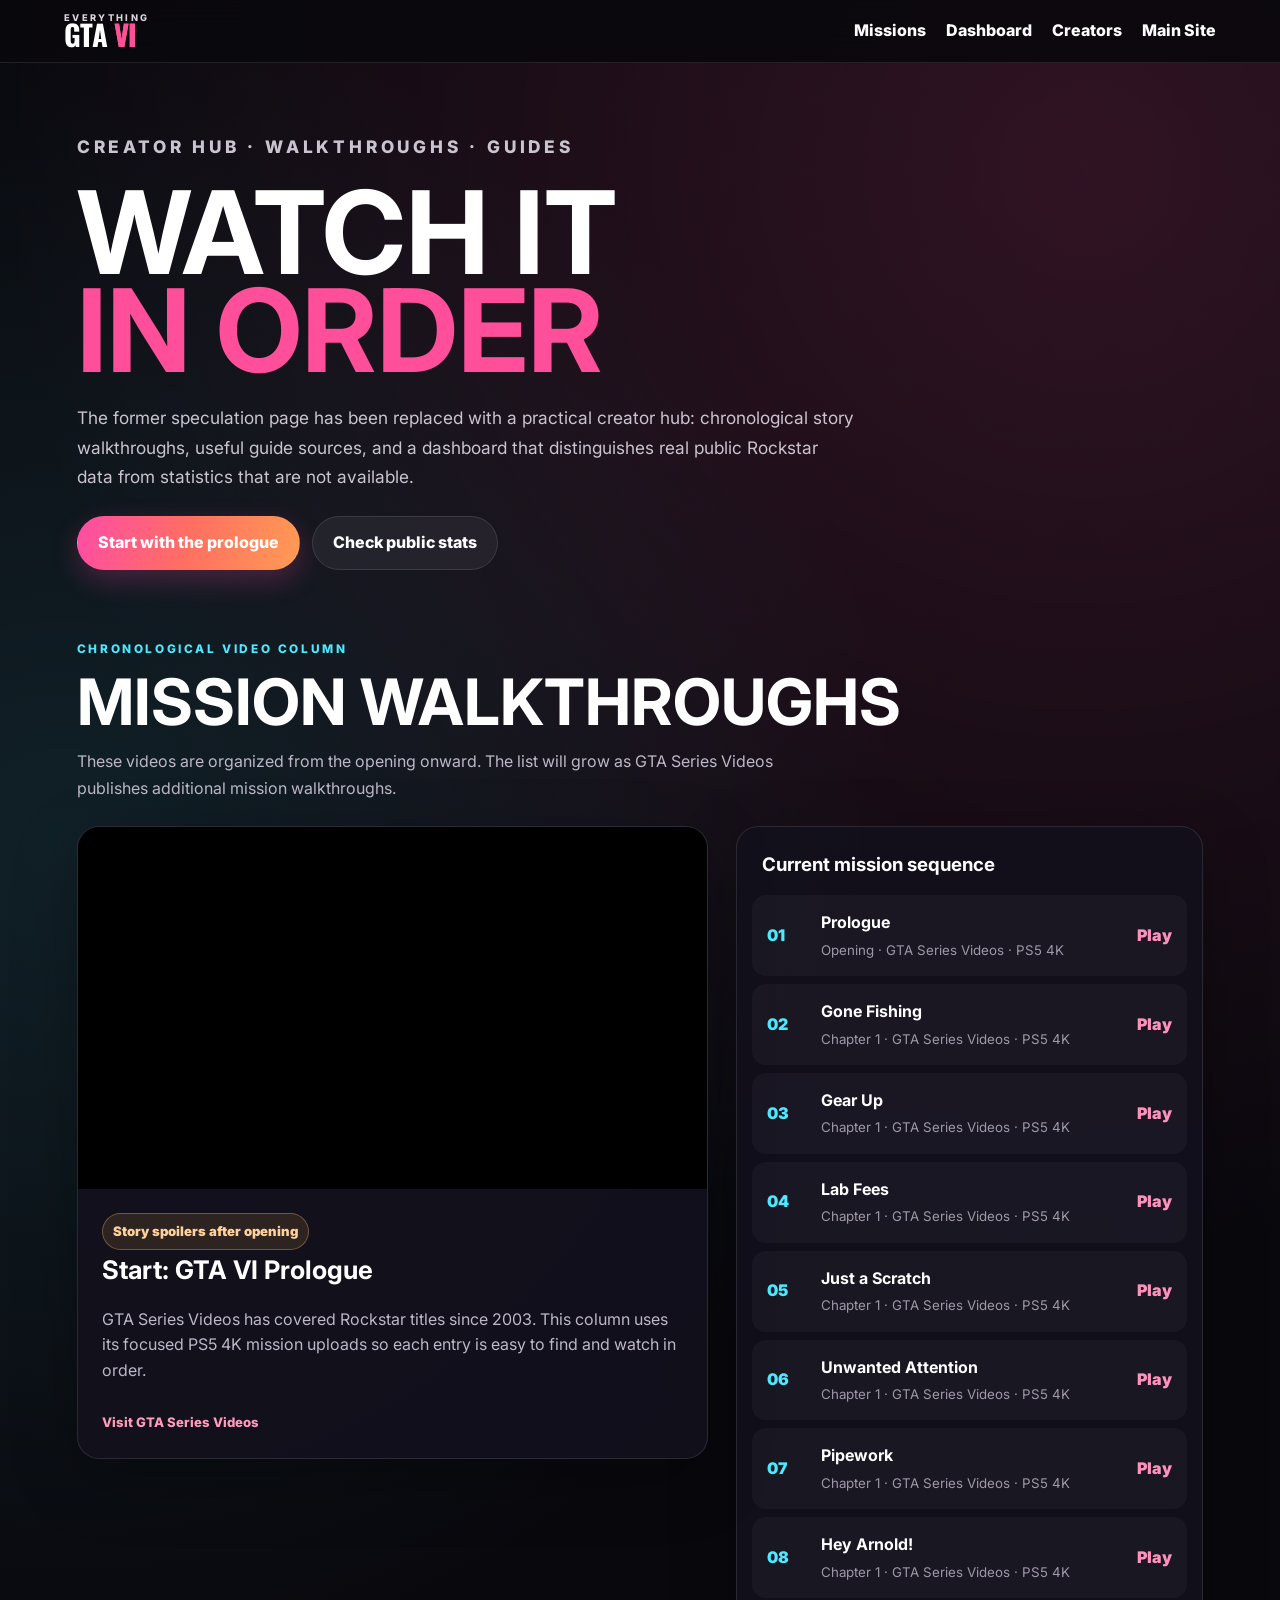
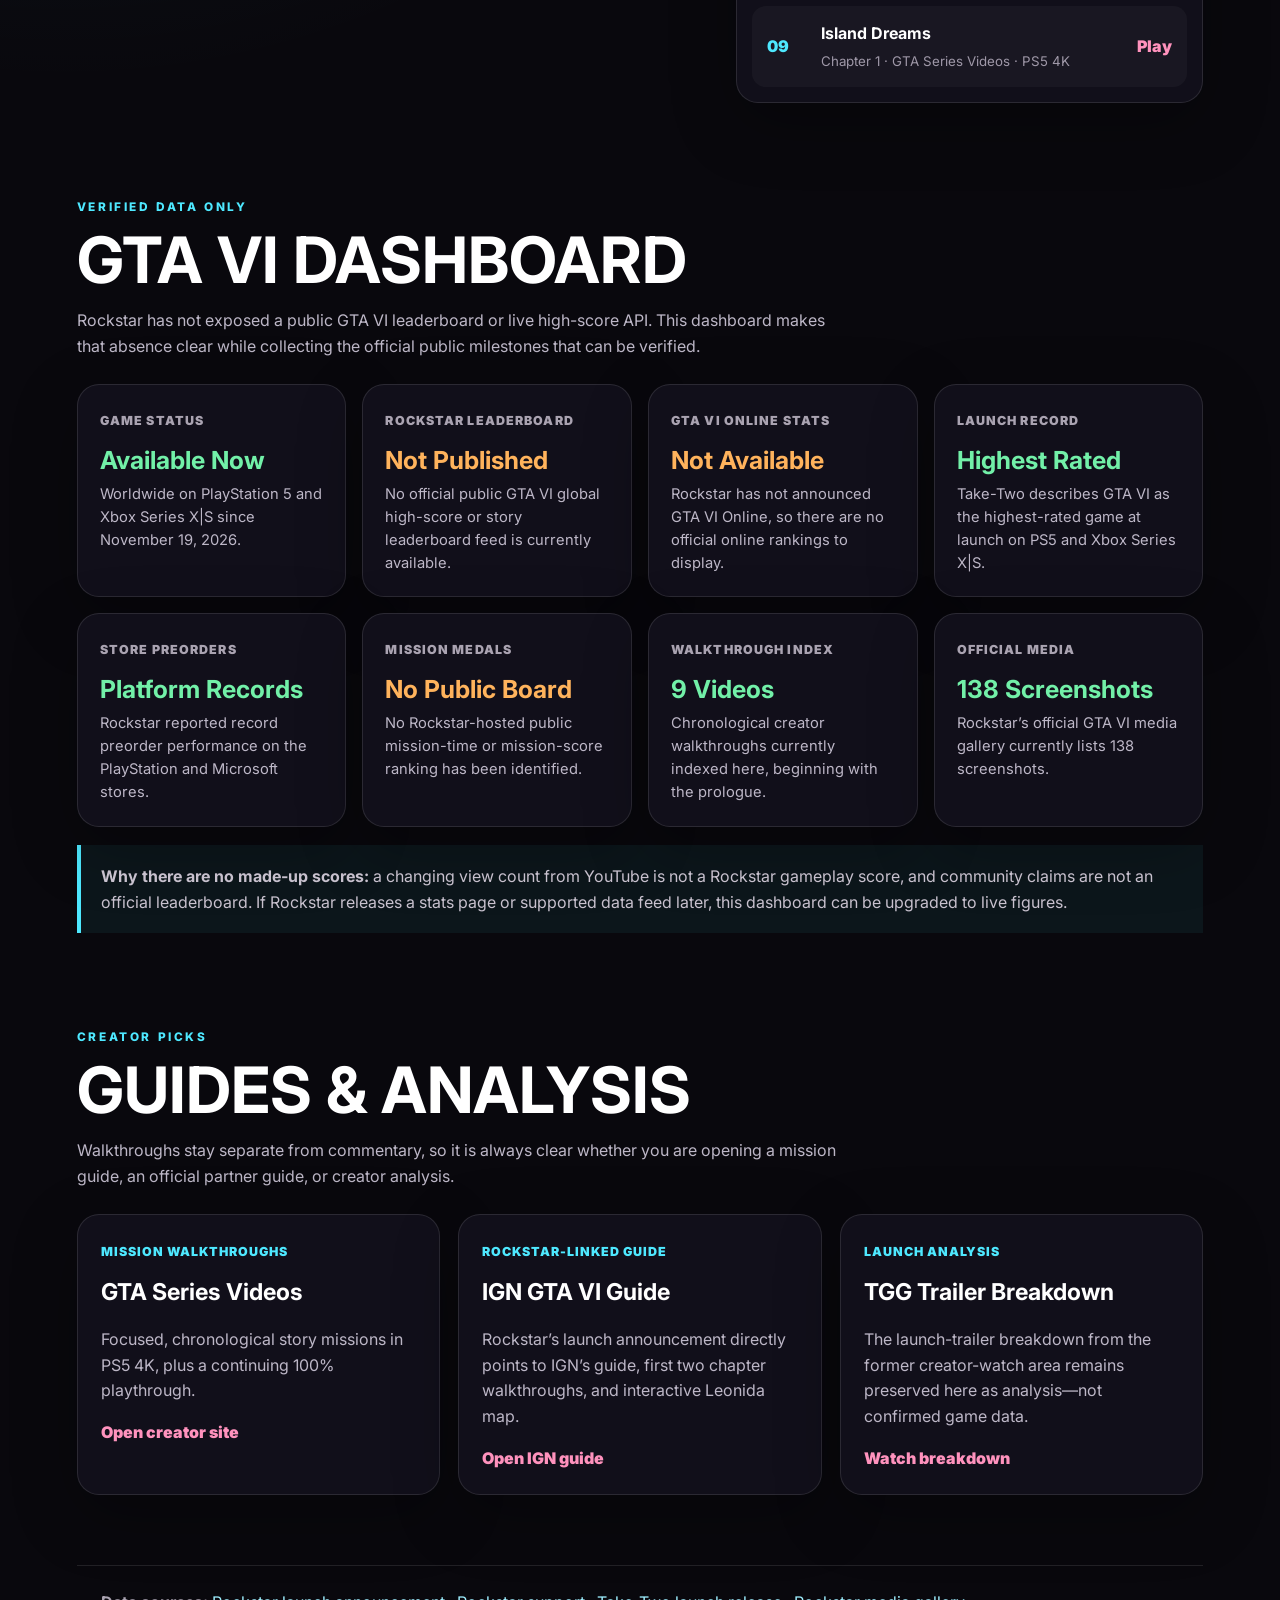
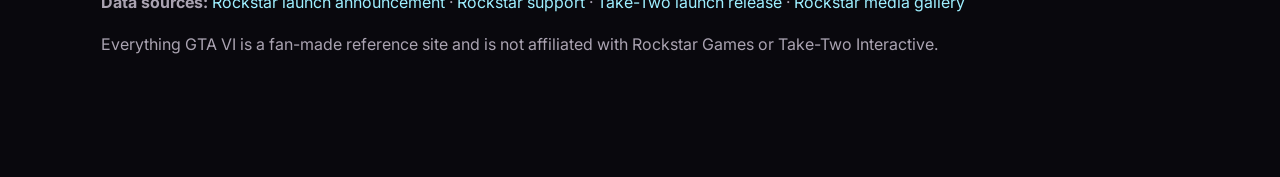
<file: creators.html>
<!doctype html>
<html lang="en">
<head>
  <meta charset="utf-8">
  <meta name="viewport" content="width=device-width,initial-scale=1">
  <meta name="description" content="Everything GTA VI creator walkthroughs, guides, mission videos, and verified public-data dashboard.">
  <title>Creators & Walkthroughs | Everything GTA VI</title>
  <link rel="stylesheet" href="styles.css">
  <style>
    :root{--creator-pink:#ff4f9a;--creator-cyan:#4ee8ff;--creator-gold:#ffb35c;--creator-panel:rgba(19,17,28,.93)}
    body{background:#09080d;color:#fff}
    .creator-page{min-height:100vh;background:radial-gradient(circle at 85% 5%,rgba(255,79,154,.16),transparent 32%),radial-gradient(circle at 5% 25%,rgba(78,232,255,.11),transparent 30%)}
    .creator-hero{padding:132px 6vw 70px;max-width:1380px;margin:auto}.creator-hero h1{font-size:clamp(3.4rem,9vw,8rem);line-height:.85;margin:.2em 0;text-transform:uppercase}.creator-hero h1 span{color:var(--creator-pink)}.creator-hero>p{max-width:780px;color:#c9c4d0;font-size:1.08rem;line-height:1.7}.hero-links{display:flex;flex-wrap:wrap;gap:12px;margin-top:25px}
    .page-nav{position:fixed;z-index:20;top:0;left:0;right:0;display:flex;align-items:center;justify-content:space-between;padding:14px 5vw;background:rgba(9,8,13,.9);border-bottom:1px solid rgba(255,255,255,.1);backdrop-filter:blur(14px)}.page-nav a{color:#fff;text-decoration:none;font-weight:800}.page-nav .brand-main b{color:var(--creator-pink)}.page-nav-links{display:flex;gap:20px}
    .creator-wrap{max-width:1380px;margin:auto;padding:0 6vw 80px}.section-title{margin:0 0 25px}.section-title .kicker{color:var(--creator-cyan)}.section-title h2{font-size:clamp(2.2rem,5vw,4.5rem);line-height:.95;margin:.15em 0;text-transform:uppercase}.section-title p{max-width:760px;color:#bdb7c7;line-height:1.65}
    .mission-layout{display:grid;grid-template-columns:minmax(0,1.15fr) minmax(330px,.85fr);gap:28px;align-items:start}.video-panel,.mission-column,.dash-card,.guide-card{border:1px solid rgba(255,255,255,.11);border-radius:22px;background:var(--creator-panel);box-shadow:0 20px 65px rgba(0,0,0,.28)}.video-panel{overflow:hidden;position:sticky;top:90px}.video-frame{aspect-ratio:16/9;background:#000}.video-frame iframe{width:100%;height:100%;border:0}.video-copy{padding:24px}.video-copy h3{font-size:1.6rem;margin:0 0 10px}.video-copy p{color:#bdb7c7;line-height:1.6}.spoiler{display:inline-flex;padding:7px 10px;border-radius:999px;background:rgba(255,179,92,.12);border:1px solid rgba(255,179,92,.35);color:#ffd19a;font-size:.82rem;font-weight:900}
    .mission-column{padding:15px}.mission-column h3{margin:8px 10px 15px}.mission-list{list-style:none;padding:0;margin:0;display:grid;gap:8px}.mission-item a{display:grid;grid-template-columns:42px 1fr auto;gap:12px;align-items:center;padding:14px;border-radius:14px;color:#fff;text-decoration:none;background:rgba(255,255,255,.035);border:1px solid transparent}.mission-item a:hover{background:rgba(255,79,154,.1);border-color:rgba(255,79,154,.3)}.mission-no{font-weight:900;color:var(--creator-cyan)}.mission-item strong,.mission-item small{display:block}.mission-item small{color:#9f98a8;margin-top:4px}.play{font-weight:900;color:#ff92bd}
    .dashboard{padding-top:95px}.dash-grid{display:grid;grid-template-columns:repeat(4,1fr);gap:16px}.dash-card{padding:22px}.dash-label{font-size:.78rem;text-transform:uppercase;letter-spacing:.09em;color:#aaa3b1;font-weight:900}.dash-value{display:block;font-size:1.55rem;line-height:1.1;margin:14px 0 9px}.dash-card p{font-size:.92rem;color:#bdb7c7;line-height:1.55;margin:0}.dash-card.available .dash-value{color:#72f0a8}.dash-card.unavailable .dash-value{color:#ffb35c}.dashboard-note{margin-top:18px;padding:18px 20px;border-left:4px solid var(--creator-cyan);background:rgba(78,232,255,.06);color:#c8c1ce;line-height:1.65}
    .guide-section{padding-top:95px}.guide-grid{display:grid;grid-template-columns:repeat(3,1fr);gap:18px}.guide-card{padding:23px}.guide-card .tag{color:var(--creator-cyan);font-size:.78rem;font-weight:900;text-transform:uppercase;letter-spacing:.08em}.guide-card h3{font-size:1.45rem;margin:10px 0}.guide-card p{color:#bdb7c7;line-height:1.6}.guide-card a{color:#ff92bd;font-weight:900;text-decoration:none}
    .source-list{margin-top:70px;padding:24px;border-top:1px solid rgba(255,255,255,.1);color:#aaa3b1}.source-list a{color:#9eefff}
    @media(max-width:1000px){.mission-layout{grid-template-columns:1fr}.video-panel{position:relative;top:auto}.dash-grid{grid-template-columns:repeat(2,1fr)}.guide-grid{grid-template-columns:1fr}.page-nav-links{display:none}}
    @media(max-width:620px){.creator-hero,.creator-wrap{padding-left:20px;padding-right:20px}.dash-grid{grid-template-columns:1fr}.mission-item a{grid-template-columns:36px 1fr}.play{display:none}}
  </style>
</head>
<body>
<div class="creator-page">
  <nav class="page-nav" aria-label="Creators page navigation">
    <a class="brand" href="index.html"><span class="brand-small">EVERYTHING</span><span class="brand-main">GTA <b>VI</b></span></a>
    <div class="page-nav-links"><a href="#missions">Missions</a><a href="#dashboard">Dashboard</a><a href="#guides">Creators</a><a href="index.html">Main Site</a></div>
  </nav>
  <header class="creator-hero">
    <p class="kicker">CREATOR HUB · WALKTHROUGHS · GUIDES</p>
    <h1>Watch It<br><span>In Order</span></h1>
    <p>The former speculation page has been replaced with a practical creator hub: chronological story walkthroughs, useful guide sources, and a dashboard that distinguishes real public Rockstar data from statistics that are not available.</p>
    <div class="hero-links"><a class="btn primary" href="#missions">Start with the prologue</a><a class="btn ghost" href="#dashboard">Check public stats</a></div>
  </header>
  <main class="creator-wrap">
    <section id="missions" aria-labelledby="missionsTitle">
      <div class="section-title"><p class="kicker">CHRONOLOGICAL VIDEO COLUMN</p><h2 id="missionsTitle">Mission Walkthroughs</h2><p>These videos are organized from the opening onward. The list will grow as GTA Series Videos publishes additional mission walkthroughs.</p></div>
      <div class="mission-layout">
        <article class="video-panel"><div class="video-frame"><iframe src="https://www.youtube-nocookie.com/embed/Zh6VrJuW_i8" title="GTA VI Prologue walkthrough by GTA Series Videos" loading="lazy" allow="accelerometer; autoplay; encrypted-media; picture-in-picture" allowfullscreen></iframe></div><div class="video-copy"><span class="spoiler">Story spoilers after opening</span><h3>Start: GTA VI Prologue</h3><p>GTA Series Videos has covered Rockstar titles since 2003. This column uses its focused PS5 4K mission uploads so each entry is easy to find and watch in order.</p><a class="source-link" href="https://www.gtaseriesvideos.com/" target="_blank" rel="noopener">Visit GTA Series Videos</a></div></article>
        <aside class="mission-column"><h3>Current mission sequence</h3><ol class="mission-list"><li class="mission-item"><a href="https://youtu.be/Zh6VrJuW_i8" target="_blank" rel="noopener"><span class="mission-no">01</span><span><strong>Prologue</strong><small>Opening · GTA Series Videos · PS5 4K</small></span><span class="play">Play</span></a></li>
<li class="mission-item"><a href="https://youtu.be/ejIdp8axfhY" target="_blank" rel="noopener"><span class="mission-no">02</span><span><strong>Gone Fishing</strong><small>Chapter 1 · GTA Series Videos · PS5 4K</small></span><span class="play">Play</span></a></li>
<li class="mission-item"><a href="https://youtu.be/Lb6JyzX5gho" target="_blank" rel="noopener"><span class="mission-no">03</span><span><strong>Gear Up</strong><small>Chapter 1 · GTA Series Videos · PS5 4K</small></span><span class="play">Play</span></a></li>
<li class="mission-item"><a href="https://youtu.be/IcmQT-rZoIw" target="_blank" rel="noopener"><span class="mission-no">04</span><span><strong>Lab Fees</strong><small>Chapter 1 · GTA Series Videos · PS5 4K</small></span><span class="play">Play</span></a></li>
<li class="mission-item"><a href="https://youtu.be/A_UeksX3Is0" target="_blank" rel="noopener"><span class="mission-no">05</span><span><strong>Just a Scratch</strong><small>Chapter 1 · GTA Series Videos · PS5 4K</small></span><span class="play">Play</span></a></li>
<li class="mission-item"><a href="https://youtu.be/m2APlrqUlqY" target="_blank" rel="noopener"><span class="mission-no">06</span><span><strong>Unwanted Attention</strong><small>Chapter 1 · GTA Series Videos · PS5 4K</small></span><span class="play">Play</span></a></li>
<li class="mission-item"><a href="https://youtu.be/gyGEkYIcpYY" target="_blank" rel="noopener"><span class="mission-no">07</span><span><strong>Pipework</strong><small>Chapter 1 · GTA Series Videos · PS5 4K</small></span><span class="play">Play</span></a></li>
<li class="mission-item"><a href="https://youtu.be/eFMv_LH_k8M" target="_blank" rel="noopener"><span class="mission-no">08</span><span><strong>Hey Arnold!</strong><small>Chapter 1 · GTA Series Videos · PS5 4K</small></span><span class="play">Play</span></a></li>
<li class="mission-item"><a href="https://youtu.be/Sv1_DptbiYE" target="_blank" rel="noopener"><span class="mission-no">09</span><span><strong>Island Dreams</strong><small>Chapter 1 · GTA Series Videos · PS5 4K</small></span><span class="play">Play</span></a></li></ol></aside>
      </div>
    </section>
    <section id="dashboard" class="dashboard" aria-labelledby="dashboardTitle">
      <div class="section-title"><p class="kicker">VERIFIED DATA ONLY</p><h2 id="dashboardTitle">GTA VI Dashboard</h2><p>Rockstar has not exposed a public GTA VI leaderboard or live high-score API. This dashboard makes that absence clear while collecting the official public milestones that can be verified.</p></div>
      <div class="dash-grid">
        <article class="dash-card available"><span class="dash-label">Game status</span><strong class="dash-value">Available Now</strong><p>Worldwide on PlayStation 5 and Xbox Series X|S since November 19, 2026.</p></article>
        <article class="dash-card unavailable"><span class="dash-label">Rockstar leaderboard</span><strong class="dash-value">Not Published</strong><p>No official public GTA VI global high-score or story leaderboard feed is currently available.</p></article>
        <article class="dash-card unavailable"><span class="dash-label">GTA VI Online stats</span><strong class="dash-value">Not Available</strong><p>Rockstar has not announced GTA VI Online, so there are no official online rankings to display.</p></article>
        <article class="dash-card available"><span class="dash-label">Launch record</span><strong class="dash-value">Highest Rated</strong><p>Take-Two describes GTA VI as the highest-rated game at launch on PS5 and Xbox Series X|S.</p></article>
        <article class="dash-card available"><span class="dash-label">Store preorders</span><strong class="dash-value">Platform Records</strong><p>Rockstar reported record preorder performance on the PlayStation and Microsoft stores.</p></article>
        <article class="dash-card unavailable"><span class="dash-label">Mission medals</span><strong class="dash-value">No Public Board</strong><p>No Rockstar-hosted public mission-time or mission-score ranking has been identified.</p></article>
        <article class="dash-card available"><span class="dash-label">Walkthrough index</span><strong class="dash-value">9 Videos</strong><p>Chronological creator walkthroughs currently indexed here, beginning with the prologue.</p></article>
        <article class="dash-card available"><span class="dash-label">Official media</span><strong class="dash-value">138 Screenshots</strong><p>Rockstar’s official GTA VI media gallery currently lists 138 screenshots.</p></article>
      </div>
      <div class="dashboard-note"><strong>Why there are no made-up scores:</strong> a changing view count from YouTube is not a Rockstar gameplay score, and community claims are not an official leaderboard. If Rockstar releases a stats page or supported data feed later, this dashboard can be upgraded to live figures.</div>
    </section>
    <section id="guides" class="guide-section" aria-labelledby="guidesTitle">
      <div class="section-title"><p class="kicker">CREATOR PICKS</p><h2 id="guidesTitle">Guides & Analysis</h2><p>Walkthroughs stay separate from commentary, so it is always clear whether you are opening a mission guide, an official partner guide, or creator analysis.</p></div>
      <div class="guide-grid">
        <article class="guide-card"><span class="tag">Mission walkthroughs</span><h3>GTA Series Videos</h3><p>Focused, chronological story missions in PS5 4K, plus a continuing 100% playthrough.</p><a href="https://www.gtaseriesvideos.com/" target="_blank" rel="noopener">Open creator site</a></article>
        <article class="guide-card"><span class="tag">Rockstar-linked guide</span><h3>IGN GTA VI Guide</h3><p>Rockstar’s launch announcement directly points to IGN’s guide, first two chapter walkthroughs, and interactive Leonida map.</p><a href="https://www.ign.com/wikis/grand-theft-auto-6/" target="_blank" rel="noopener">Open IGN guide</a></article>
        <article class="guide-card"><span class="tag">Launch analysis</span><h3>TGG Trailer Breakdown</h3><p>The launch-trailer breakdown from the former creator-watch area remains preserved here as analysis—not confirmed game data.</p><a href="https://www.youtube.com/watch?v=FV93IVwJP_4" target="_blank" rel="noopener">Watch breakdown</a></article>
      </div>
    </section>
    <footer class="source-list"><strong>Data sources:</strong> <a href="https://www.rockstargames.com/newswire/article/39akk424a9oo53/grand-theft-auto-vi-now-available" target="_blank" rel="noopener">Rockstar launch announcement</a> · <a href="https://support.rockstargames.com/VI" target="_blank" rel="noopener">Rockstar support</a> · <a href="https://taketwointeractivesoftwareinc.gcs-web.com/news-releases/news-release-details/rockstar-games-announces-grand-theft-auto-vi-now-available" target="_blank" rel="noopener">Take-Two launch release</a> · <a href="https://www.rockstargames.com/VI/media" target="_blank" rel="noopener">Rockstar media gallery</a><p>Everything GTA VI is a fan-made reference site and is not affiliated with Rockstar Games or Take-Two Interactive.</p></footer>
  </main>
</div>
</body>
</html>
</file>
<file: styles.css>
@import url('https://fonts.googleapis.com/css2?family=Inter:wght@400;500;600;700;800&family=Oswald:wght@500;600;700&display=swap');

:root{
  --bg:#08080d;
  --bg-2:#101018;
  --panel:#151520;
  --panel-2:#1b1928;
  --text:#f7f4f8;
  --muted:#aaa4b4;
  --line:rgba(255,255,255,.11);
  --purple:#7b48d6;
  --pink:#ff4ca6;
  --coral:#ff6f61;
  --orange:#ff9b54;
  --cyan:#45d8dc;
  --green:#59d69d;
  --yellow:#ffd166;
  --shadow:0 24px 80px rgba(0,0,0,.38);
  --radius:24px;
  --max:1240px;
}

*{box-sizing:border-box}
html{scroll-behavior:smooth;scroll-padding-top:90px}
body{margin:0;background:var(--bg);color:var(--text);font-family:Inter,system-ui,-apple-system,BlinkMacSystemFont,"Segoe UI",sans-serif;line-height:1.6;overflow-x:hidden}
body.modal-open{overflow:hidden}
a{color:inherit;text-decoration:none}
img{display:block;max-width:100%}
button,input{font:inherit}
button{color:inherit}
::selection{background:rgba(255,76,166,.45)}

.site-noise{position:fixed;inset:0;pointer-events:none;z-index:1000;opacity:.04;background-image:url("data:image/svg+xml,%3Csvg viewBox='0 0 180 180' xmlns='http://www.w3.org/2000/svg'%3E%3Cfilter id='n'%3E%3CfeTurbulence type='fractalNoise' baseFrequency='.95' numOctaves='3' stitchTiles='stitch'/%3E%3C/filter%3E%3Crect width='100%25' height='100%25' filter='url(%23n)' opacity='.8'/%3E%3C/svg%3E")}

.topbar{position:sticky;top:0;z-index:900;display:flex;align-items:center;gap:24px;padding:12px max(24px,calc((100vw - var(--max))/2));background:rgba(8,8,13,.82);backdrop-filter:blur(18px);border-bottom:1px solid var(--line)}
.brand{display:flex;flex-direction:column;line-height:.9;min-width:106px}.brand-small{font-size:.58rem;letter-spacing:.25em;font-weight:800;color:#d9d4df}.brand-main{font-family:Oswald,sans-serif;font-size:1.8rem;font-weight:700;letter-spacing:-.02em}.brand-main b{background:linear-gradient(135deg,var(--pink),var(--orange));-webkit-background-clip:text;background-clip:text;color:transparent}
.main-nav{margin-left:auto;display:flex;gap:20px;align-items:center}.main-nav a{font-size:.82rem;font-weight:700;color:#d3ced9;transition:.2s}.main-nav a:hover{color:#fff;text-shadow:0 0 18px rgba(255,76,166,.5)}
.menu-toggle{display:none;background:none;border:1px solid var(--line);border-radius:12px;padding:8px 11px;cursor:pointer}

.section-pad{padding:92px max(24px,calc((100vw - var(--max))/2))}.content-section{position:relative}.content-section.alt{background:linear-gradient(180deg,#0f0e16,#12101a)}
.kicker{margin:0 0 12px;font-size:.74rem;letter-spacing:.22em;text-transform:uppercase;font-weight:800;color:#ff9bb9}.section-heading{margin-bottom:34px;max-width:800px}.section-heading.split{max-width:none;display:flex;justify-content:space-between;align-items:flex-end;gap:32px}.section-heading h2{font-family:Oswald,sans-serif;text-transform:uppercase;font-size:clamp(2.5rem,5vw,5.2rem);line-height:.92;margin:0 0 14px;letter-spacing:-.035em}.section-heading p{margin:0;color:var(--muted);max-width:750px}

.hero{position:relative;min-height:calc(100vh - 73px);display:flex;align-items:center;overflow:hidden;padding-top:110px;padding-bottom:110px}.hero-bg{position:absolute;inset:0;background:
radial-gradient(circle at 78% 28%,rgba(255,122,84,.5),transparent 25%),
radial-gradient(circle at 64% 44%,rgba(255,76,166,.36),transparent 30%),
radial-gradient(circle at 25% 70%,rgba(69,216,220,.22),transparent 29%),
linear-gradient(135deg,#21132b 0%,#0c1022 43%,#140d18 100%)}
.hero-bg:after{content:"";position:absolute;inset:0;background-image:linear-gradient(rgba(255,255,255,.035) 1px,transparent 1px),linear-gradient(90deg,rgba(255,255,255,.035) 1px,transparent 1px);background-size:70px 70px;mask-image:linear-gradient(to bottom,transparent 0,black 25%,black 100%)}
.hero-overlay{position:absolute;inset:0;background:linear-gradient(90deg,rgba(8,8,13,.92) 0%,rgba(8,8,13,.58) 52%,rgba(8,8,13,.12) 100%)}
.hero-content{position:relative;z-index:2;max-width:760px}.eyebrow-row{display:flex;flex-wrap:wrap;gap:8px;margin-bottom:24px}.hero h1{font-family:Oswald,sans-serif;text-transform:uppercase;font-size:clamp(4.6rem,10vw,9.6rem);line-height:.76;letter-spacing:-.055em;margin:0 0 28px;text-shadow:0 16px 40px rgba(0,0,0,.4)}.hero h1 span{background:linear-gradient(90deg,var(--pink),var(--orange) 58%,var(--yellow));-webkit-background-clip:text;background-clip:text;color:transparent}.hero-copy{font-size:clamp(1rem,1.7vw,1.25rem);color:#ddd7e4;max-width:680px}.hero-actions{display:flex;flex-wrap:wrap;gap:12px;margin-top:30px}
.btn{display:inline-flex;align-items:center;justify-content:center;border-radius:999px;padding:13px 20px;font-weight:800;border:1px solid transparent;cursor:pointer;transition:.2s}.btn:hover{transform:translateY(-2px)}.btn.primary{background:linear-gradient(105deg,var(--pink),var(--coral),var(--orange));box-shadow:0 10px 28px rgba(255,76,166,.24)}.btn.ghost{background:rgba(255,255,255,.06);border-color:var(--line);backdrop-filter:blur(12px)}
.release-card{position:absolute;right:max(24px,calc((100vw - var(--max))/2));bottom:70px;z-index:2;width:min(330px,calc(100% - 48px));padding:22px}.release-card strong{display:block;font-family:Oswald,sans-serif;font-size:1.7rem;margin:3px 0}.release-card span:not(.mini-label){display:block;color:#dfd7e6}.release-card small{display:block;color:var(--muted);margin-top:10px}.glass{background:rgba(21,21,32,.56);border:1px solid var(--line);box-shadow:var(--shadow);backdrop-filter:blur(18px);border-radius:var(--radius)}.mini-label{font-size:.65rem;letter-spacing:.18em;text-transform:uppercase;font-weight:800;color:#ff9bb9}

.status{display:inline-flex;align-items:center;width:max-content;border-radius:999px;padding:5px 9px;font-size:.64rem;font-weight:800;text-transform:uppercase;letter-spacing:.07em;border:1px solid transparent}.status.confirmed{color:#b7f4d6;background:rgba(89,214,157,.1);border-color:rgba(89,214,157,.28)}.status.unknown{color:#e7d7b0;background:rgba(255,209,102,.08);border-color:rgba(255,209,102,.28)}.status.partial{color:#b9f4f4;background:rgba(69,216,220,.1);border-color:rgba(69,216,220,.3)}.status.updated{color:#f6ccdc;background:rgba(255,76,166,.08);border-color:rgba(255,76,166,.28)}

.quick-strip{display:grid;grid-template-columns:repeat(5,1fr);border-block:1px solid var(--line);background:#0d0d14}.quick-strip div{padding:22px 18px;border-right:1px solid var(--line)}.quick-strip div:last-child{border-right:0}.quick-strip span{display:block;color:#ff96b6;font-size:.62rem;letter-spacing:.16em;font-weight:800}.quick-strip b{font-size:.83rem;color:#e5e0e9}

.story-grid{display:grid;grid-template-columns:repeat(2,1fr);gap:18px}.feature-card{min-height:245px;border:1px solid var(--line);border-radius:var(--radius);padding:28px;background:linear-gradient(145deg,#181720,#111119);box-shadow:0 12px 50px rgba(0,0,0,.16)}.feature-card.sunset-card{background:linear-gradient(135deg,rgba(123,72,214,.52),rgba(255,76,166,.28),rgba(255,155,84,.22)),#16131d}.feature-card.muted-card{opacity:.88}.feature-card h3,.subpanel h3{font-family:Oswald,sans-serif;font-size:1.8rem;text-transform:uppercase;margin:16px 0 8px}.feature-card p{color:#c6c0cd}.source-link{display:inline-block;margin-top:12px;color:#ff9cba;font-size:.82rem;font-weight:800}.source-link:hover{text-decoration:underline}.source-link.large{margin-top:24px}.subpanel{margin-top:18px;padding:24px;border:1px solid var(--line);border-radius:var(--radius);background:#101017}.subpanel h3{margin-top:0}.tracker-grid{display:grid;grid-template-columns:repeat(3,1fr);gap:10px}.tracker-grid>div{display:grid;grid-template-columns:auto 1fr;column-gap:10px;align-items:center;padding:14px;background:#171620;border-radius:16px}.tracker-grid small{grid-column:2;color:var(--muted)}.dot{width:8px;height:8px;border-radius:50%;box-shadow:0 0 18px currentColor}.dot.yes{color:var(--green);background:currentColor}.dot.no{color:var(--yellow);background:currentColor}

.card-grid.characters{display:grid;grid-template-columns:repeat(4,1fr);gap:16px}.person-card{min-height:220px;overflow:hidden;border-radius:22px;border:1px solid var(--line);background:#171620}.person-card.hero-person{grid-column:span 2;display:grid;grid-template-columns:1fr 1fr;min-height:360px}.person-art{min-height:220px;background-size:cover;background-position:center}.person-art.jason{background:linear-gradient(0deg,rgba(15,14,22,.2),rgba(15,14,22,0)),url('https://images.ctfassets.net/h1rqp7q66d54/7zDbmT7wDNEoMFiioNkEtr/81ec30f2edd179aa0f04555d2e0faaf6/02_-_Jason_Duval_01.jpg') center/cover}.person-art.lucia{background:radial-gradient(circle at 50% 25%,rgba(255,111,97,.25),transparent 30%),linear-gradient(135deg,#39243e,#161820 60%,#101017)}.person-body{padding:22px}.person-body h3{font-family:Oswald,sans-serif;text-transform:uppercase;font-size:1.6rem;margin:13px 0 8px}.person-body p{color:#bdb7c4;font-size:.9rem;margin:0}

.status-box{padding:16px 18px;border:1px solid var(--line);border-radius:18px;background:#13121a}.status-box p{margin:8px 0 0;font-size:.8rem}.map-shell{height:420px;display:grid;place-items:center;position:relative;overflow:hidden;background:
radial-gradient(circle at 25% 50%,rgba(69,216,220,.13),transparent 28%),
radial-gradient(circle at 70% 30%,rgba(255,76,166,.16),transparent 28%),
linear-gradient(145deg,#111624,#16101e)}.map-shell:before{content:"";position:absolute;inset:0;background-image:linear-gradient(rgba(255,255,255,.035) 1px,transparent 1px),linear-gradient(90deg,rgba(255,255,255,.035) 1px,transparent 1px);background-size:40px 40px}.map-watermark{position:absolute;font-family:Oswald,sans-serif;font-size:clamp(5rem,16vw,13rem);font-weight:700;letter-spacing:.08em;color:rgba(255,255,255,.025);transform:rotate(-6deg)}.map-message{position:relative;z-index:2;text-align:center;max-width:650px;padding:24px}.pin-icon{font-size:2.4rem;color:var(--pink)}.map-message h3{font-family:Oswald,sans-serif;text-transform:uppercase;font-size:2rem;line-height:1.05;margin:8px 0}.map-message p{color:var(--muted)}
.subtabs{display:flex;gap:8px;overflow:auto;padding:18px 0}.tab,.gallery-filter{border:1px solid var(--line);border-radius:999px;padding:9px 14px;background:#14131b;white-space:nowrap;cursor:pointer;font-weight:800;font-size:.78rem}.tab.active,.gallery-filter.active{background:linear-gradient(105deg,var(--purple),var(--pink));border-color:transparent}.tab-panel{display:none}.tab-panel.active{display:block}.region-grid{display:grid;grid-template-columns:repeat(3,1fr);gap:14px}.region-grid article,.systems-grid article{padding:22px;border:1px solid var(--line);border-radius:20px;background:#14131b}.region-grid h3,.systems-grid h3{font-family:Oswald,sans-serif;text-transform:uppercase;font-size:1.5rem;margin:13px 0 5px}.region-grid p,.systems-grid p{color:var(--muted);font-size:.9rem}.poi-list{display:grid;grid-template-columns:repeat(2,1fr);gap:10px}.poi-list>div{display:grid;grid-template-columns:1fr auto;gap:4px 16px;padding:16px 18px;border:1px solid var(--line);border-radius:16px;background:#14131b}.poi-list span{color:var(--muted);font-size:.82rem}.poi-list em{grid-row:1/span 2;grid-column:2;align-self:center;font-style:normal;color:#b7f4d6;font-size:.73rem;font-weight:700}.placeholder-panel{padding:34px;border:1px dashed rgba(255,255,255,.18);border-radius:20px;background:#111018}.placeholder-panel h3{font-family:Oswald,sans-serif;text-transform:uppercase;font-size:2rem;margin:14px 0 4px}.placeholder-panel p{color:var(--muted)}

.vehicle-grid{display:grid;grid-template-columns:repeat(4,1fr);gap:14px}.vehicle-card{position:relative;min-height:200px;padding:22px;border:1px solid var(--line);border-radius:20px;background:linear-gradient(145deg,#1b1823,#111018);overflow:hidden}.vehicle-card:before{content:"";position:absolute;right:-30px;bottom:-45px;width:120px;height:120px;border-radius:50%;background:radial-gradient(circle,rgba(255,76,166,.18),transparent 67%)}.vehicle-year{font-family:Oswald,sans-serif;font-size:2.4rem;font-weight:700;color:#ff96b6;opacity:.9}.vehicle-card h3{font-family:Oswald,sans-serif;text-transform:uppercase;font-size:1.45rem;line-height:1.05;margin:15px 0 4px}.vehicle-card p{color:var(--muted);font-size:.82rem}.unknown-vehicle{background:#101017;opacity:.82}

.music-grid{display:grid;grid-template-columns:repeat(2,1fr);gap:14px}.music-card{display:grid;grid-template-columns:78px 1fr;gap:18px;padding:20px;border:1px solid var(--line);border-radius:20px;background:#15141d}.music-card.dim{opacity:.82}.disc{display:grid;place-items:center;width:70px;height:70px;border-radius:50%;background:radial-gradient(circle at 50% 50%,#09090d 0 13%,#2b2130 14% 17%,#b53c75 18% 22%,#1a1820 23% 100%);font-family:Oswald,sans-serif;font-size:1.3rem;color:white;box-shadow:inset 0 0 20px rgba(255,255,255,.07)}.music-card h3{font-family:Oswald,sans-serif;text-transform:uppercase;font-size:1.6rem;margin:9px 0 0}.music-card p{margin:0;color:#e0dae4}.music-card small{color:var(--muted)}

.video-grid{display:grid;grid-template-columns:repeat(3,1fr);gap:16px}.video-card{border:1px solid var(--line);border-radius:22px;overflow:hidden;background:#111018}.video-wrap{position:relative;aspect-ratio:16/9;background:#000}.video-wrap iframe{position:absolute;inset:0;width:100%;height:100%;border:0}.video-info{padding:18px}.video-info h3{font-family:Oswald,sans-serif;text-transform:uppercase;font-size:1.5rem;margin:10px 0 0}.video-info p{margin:0;color:var(--muted);font-size:.82rem}.media-note{margin-top:16px;padding:18px;color:#c7c1cd}.media-note b{color:#fff}

.gallery-toolbar{display:flex;gap:8px;overflow:auto;margin-bottom:18px}.gallery-grid{display:grid;grid-template-columns:repeat(4,1fr);grid-auto-rows:240px;gap:12px}.gallery-item{position:relative;margin:0;border-radius:18px;overflow:hidden;border:1px solid var(--line);background:#14131a;cursor:zoom-in}.gallery-item.wide{grid-column:span 2}.gallery-item.tall{grid-row:span 2}.gallery-item img{width:100%;height:100%;object-fit:cover;transition:transform .45s ease,filter .3s ease}.gallery-item:hover img{transform:scale(1.045);filter:saturate(1.08)}.gallery-item figcaption{position:absolute;left:0;right:0;bottom:0;padding:44px 16px 14px;background:linear-gradient(transparent,rgba(0,0,0,.86));display:flex;flex-direction:column}.gallery-item figcaption span{font-size:.72rem;color:#c8c1cc}.gallery-item.hidden{display:none}.gallery-placeholder{cursor:default;display:grid;place-items:center;background:radial-gradient(circle at 60% 30%,rgba(255,76,166,.2),transparent 35%),linear-gradient(135deg,#171326,#10131c)}.gallery-placeholder>div{padding:25px;text-align:center}.gallery-placeholder b{display:block;font-family:Oswald,sans-serif;text-transform:uppercase;font-size:2rem}.gallery-placeholder span{display:block;color:var(--muted);font-size:.85rem;margin:6px 0 14px}.gallery-placeholder a{color:#ff9cba;font-weight:800;font-size:.82rem}.gallery-credit{color:#77717e;font-size:.72rem;margin-top:14px}

.systems-grid{display:grid;grid-template-columns:repeat(4,1fr);gap:14px}.systems-grid article{min-height:210px}

.online-section{position:relative;overflow:hidden;min-height:680px;display:grid;place-items:center;text-align:center;background:linear-gradient(145deg,#07090f,#100a15 45%,#071219)}.online-glow{position:absolute;width:760px;height:760px;border-radius:50%;background:conic-gradient(from 90deg,rgba(69,216,220,.13),rgba(255,76,166,.2),rgba(123,72,214,.16),rgba(69,216,220,.13));filter:blur(60px);animation:slowspin 18s linear infinite}@keyframes slowspin{to{transform:rotate(360deg)}}.online-content{position:relative;z-index:2;max-width:900px}.online-content h2{font-family:Oswald,sans-serif;text-transform:uppercase;font-size:clamp(4.3rem,11vw,9rem);line-height:.75;margin:0 0 30px}.online-content h2 span{color:#5fe1e1;text-shadow:0 0 28px rgba(69,216,220,.28)}.coming-soon{display:inline-block;border:1px solid rgba(69,216,220,.4);border-radius:999px;padding:9px 16px;color:#bdf7f7;letter-spacing:.17em;font-size:.72rem;font-weight:800;background:rgba(69,216,220,.07)}.online-content>p{color:#aaa6b3;max-width:680px;margin:22px auto}.online-status-grid{display:grid;grid-template-columns:repeat(3,1fr);gap:10px;margin-top:28px}.online-status-grid div{padding:15px;border:1px solid var(--line);border-radius:16px;background:rgba(255,255,255,.035)}.online-status-grid span{display:block;color:#918c99;font-size:.7rem}.online-status-grid b{font-size:.82rem;color:#e5dfc7}

.edition-grid{display:grid;grid-template-columns:repeat(3,1fr);gap:16px}.edition-card{padding:26px;border:1px solid var(--line);border-radius:22px;background:#15141c}.edition-card.premium{background:linear-gradient(145deg,rgba(123,72,214,.22),rgba(255,76,166,.12)),#15141c}.edition-card h3{font-family:Oswald,sans-serif;text-transform:uppercase;font-size:2rem;margin:13px 0 8px}.edition-card p,.edition-card li{color:var(--muted)}.edition-card ul{padding-left:20px}

.facts-table-wrap{overflow:auto;border:1px solid var(--line);border-radius:20px}.facts-table{width:100%;border-collapse:collapse;min-width:760px;background:#121119}.facts-table th,.facts-table td{text-align:left;padding:15px 18px;border-bottom:1px solid var(--line)}.facts-table th{font-size:.7rem;text-transform:uppercase;letter-spacing:.13em;color:#98929f;background:#17161f}.facts-table tr:last-child td{border-bottom:0}.facts-table td:first-child{font-weight:800}

.timeline{max-width:900px}.timeline article{display:grid;grid-template-columns:150px 1fr;gap:28px;padding:26px 0;border-bottom:1px solid var(--line)}.timeline time{color:#ff93b5;font-weight:800;font-size:.8rem}.timeline h3{font-family:Oswald,sans-serif;text-transform:uppercase;font-size:1.7rem;margin:0 0 6px}.timeline p{color:var(--muted);margin:0 0 6px}.timeline a{color:#ff9cba;font-size:.8rem;font-weight:800}

.footer{display:grid;grid-template-columns:180px 1fr auto;align-items:center;gap:30px;padding:42px max(24px,calc((100vw - var(--max))/2));border-top:1px solid var(--line);background:#07070b}.footer p{margin:0;color:#77727d;font-size:.72rem}.footer-links{display:flex;flex-direction:column;align-items:flex-end;gap:5px}.footer-links a{font-size:.75rem;color:#b8b1be}.footer-links a:hover{color:#fff}

.newsletter-overlay{position:fixed;inset:0;z-index:2000;display:grid;place-items:center;padding:20px;opacity:0;visibility:hidden;transition:.25s}.newsletter-overlay.open{opacity:1;visibility:visible}.newsletter-backdrop{position:absolute;inset:0;background:rgba(4,4,8,.82);backdrop-filter:blur(8px)}.newsletter-modal{position:relative;z-index:2;width:min(680px,100%);border:1px solid rgba(255,255,255,.14);border-radius:30px;padding:34px;background:
radial-gradient(circle at 90% 0,rgba(255,111,97,.18),transparent 28%),
radial-gradient(circle at 0 100%,rgba(69,216,220,.13),transparent 30%),
linear-gradient(145deg,#1b1322,#111119);box-shadow:0 35px 120px rgba(0,0,0,.6)}.newsletter-modal h2{font-family:Oswald,sans-serif;text-transform:uppercase;font-size:clamp(2.5rem,6vw,4.4rem);line-height:.92;margin:10px 0 14px}.newsletter-modal h2 span{background:linear-gradient(90deg,var(--pink),var(--orange));-webkit-background-clip:text;background-clip:text;color:transparent}.newsletter-modal>p{color:#c5becb}.newsletter-close{position:absolute;top:14px;right:16px;width:40px;height:40px;border:1px solid var(--line);border-radius:50%;background:rgba(255,255,255,.05);font-size:1.5rem;cursor:pointer}.newsletter-modal form{margin-top:22px}.newsletter-modal label:not(.consent-line){display:block;font-size:.78rem;font-weight:800;margin-bottom:7px;color:#d9d2df}.newsletter-row{display:grid;grid-template-columns:1fr auto;gap:9px}.newsletter-row input{width:100%;min-width:0;border:1px solid rgba(255,255,255,.15);border-radius:999px;background:#0d0d13;color:white;padding:14px 17px;outline:none}.newsletter-row input:focus{border-color:rgba(255,76,166,.75);box-shadow:0 0 0 4px rgba(255,76,166,.09)}.consent-line{display:flex;align-items:flex-start;gap:8px;margin-top:13px;color:#aaa3b0;font-size:.76rem;cursor:pointer}.consent-line input{margin-top:3px;accent-color:var(--pink)}.maybe-later{display:block;margin:8px auto 4px;background:none;border:0;color:#c9c1cd;text-decoration:underline;cursor:pointer;font-size:.8rem}.newsletter-modal>small{display:block;text-align:center;color:#77717d;margin-top:8px}.form-message{min-height:24px;font-size:.78rem;margin:9px 0 0}.form-message.success{color:#91e9bb}.form-message.error{color:#ffc2c2}.form-message.notice{color:#efd48e}

.lightbox{position:fixed;inset:0;z-index:2100;background:rgba(0,0,0,.92);display:grid;place-items:center;padding:30px;opacity:0;visibility:hidden;transition:.22s}.lightbox.open{opacity:1;visibility:visible}.lightbox img{max-height:80vh;max-width:min(1100px,95vw);object-fit:contain;border-radius:16px;box-shadow:0 30px 80px rgba(0,0,0,.5)}.lightbox-close{position:absolute;top:20px;right:24px;border:1px solid rgba(255,255,255,.2);background:rgba(255,255,255,.07);border-radius:50%;width:44px;height:44px;font-size:1.6rem;cursor:pointer}.lightbox>div{position:absolute;bottom:20px;left:50%;transform:translateX(-50%);color:#ddd3df;font-size:.82rem;text-align:center}

@media (max-width:1100px){
  .main-nav{gap:13px}.main-nav a{font-size:.74rem}
  .card-grid.characters{grid-template-columns:repeat(2,1fr)}
  .person-card.hero-person{grid-column:auto;display:block}.person-card.hero-person .person-art{height:280px}
  .vehicle-grid,.systems-grid{grid-template-columns:repeat(2,1fr)}
  .video-grid{grid-template-columns:1fr 1fr}.video-card:first-child{grid-column:span 2}
  .gallery-grid{grid-template-columns:repeat(3,1fr)}
}

@media (max-width:820px){
  .topbar{padding-inline:18px}.menu-toggle{display:block;margin-left:auto}.main-nav{position:absolute;top:100%;left:0;right:0;display:none;flex-direction:column;align-items:stretch;padding:14px 18px 20px;background:rgba(8,8,13,.97);border-bottom:1px solid var(--line)}.main-nav.open{display:flex}.main-nav a{padding:9px 3px;font-size:.84rem}
  .section-pad{padding:72px 20px}.hero{min-height:850px;align-items:flex-start;padding-top:110px}.hero-overlay{background:linear-gradient(180deg,rgba(8,8,13,.6),rgba(8,8,13,.86) 68%,#08080d)}.hero h1{font-size:clamp(4.3rem,20vw,8rem)}.release-card{left:20px;right:20px;bottom:52px;width:auto}
  .quick-strip{grid-template-columns:1fr 1fr}.quick-strip div{border-bottom:1px solid var(--line)}
  .story-grid,.region-grid,.music-grid,.edition-grid{grid-template-columns:1fr}.tracker-grid{grid-template-columns:1fr 1fr}
  .section-heading.split{display:block}.status-box{margin-top:18px}
  .poi-list{grid-template-columns:1fr}.video-grid{grid-template-columns:1fr}.video-card:first-child{grid-column:auto}
  .gallery-grid{grid-template-columns:repeat(2,1fr);grid-auto-rows:220px}.gallery-item.wide{grid-column:span 2}.gallery-item.tall{grid-row:span 1}
  .online-status-grid{grid-template-columns:1fr 1fr}.footer{grid-template-columns:1fr}.footer-links{align-items:flex-start}
}

@media (max-width:560px){
  .hero-actions{display:grid}.btn{width:100%}.quick-strip{grid-template-columns:1fr}
  .card-grid.characters,.vehicle-grid,.systems-grid,.tracker-grid{grid-template-columns:1fr}
  .person-card.hero-person .person-art{height:240px}
  .gallery-grid{grid-template-columns:1fr;grid-auto-rows:240px}.gallery-item.wide{grid-column:auto}
  .online-status-grid{grid-template-columns:1fr}
  .newsletter-modal{padding:28px 20px 22px;border-radius:24px}.newsletter-row{grid-template-columns:1fr}.newsletter-row .btn{width:100%}
  .timeline article{grid-template-columns:1fr;gap:5px}
}

@media (prefers-reduced-motion:reduce){html{scroll-behavior:auto}*,*:before,*:after{animation-duration:.01ms!important;animation-iteration-count:1!important;transition-duration:.01ms!important}}

/* Visual fill pass: only previously plain/blank card surfaces. Official Rockstar art where directly related, GTA VI color treatments elsewhere. */

/* Story tracker chips were plain dark boxes. */
#story .tracker-grid>div:nth-child(-n+3){background:linear-gradient(145deg,rgba(27,103,98,.48),rgba(17,37,43,.96));border:1px solid rgba(89,214,157,.18)}
#story .tracker-grid>div:nth-child(n+4){background:linear-gradient(145deg,rgba(105,76,30,.34),rgba(33,27,20,.96));border:1px solid rgba(255,209,102,.14)}

/* Confirmed Leonida regions: Rockstar's official location postcard artwork. */
#world .region-grid article{min-height:290px;display:flex;flex-direction:column;justify-content:flex-end;overflow:hidden;background-size:cover;background-position:center;text-shadow:0 2px 18px rgba(0,0,0,.95);box-shadow:0 18px 45px rgba(0,0,0,.22)}
#world .region-grid article p{color:#ece8ef}
#world .region-grid article:nth-child(1){background-image:linear-gradient(180deg,rgba(7,8,14,.12) 0%,rgba(7,8,14,.44) 44%,rgba(7,8,14,.96) 100%),url('https://www.rockstargames.com/VI/_next/static/media/Vice_City_Postcard_landscape.0v2njmlk2n-qm.jpg?akim=1&imdensity=1&imwidth=3840')}
#world .region-grid article:nth-child(2){background-image:linear-gradient(180deg,rgba(7,8,14,.10) 0%,rgba(7,8,14,.42) 44%,rgba(7,8,14,.96) 100%),url('https://www.rockstargames.com/VI/_next/static/media/Leonida_Keys_Postcard_landscape.05oezf2h--~ed.jpg?akim=1&imdensity=1&imwidth=3840')}
#world .region-grid article:nth-child(3){background-image:linear-gradient(180deg,rgba(7,8,14,.10) 0%,rgba(7,8,14,.44) 44%,rgba(7,8,14,.96) 100%),url('https://www.rockstargames.com/VI/_next/static/media/Grassrivers_Postcard_landscape.15-10i39nhex2.jpg?akim=1&imdensity=1&imwidth=3840')}
#world .region-grid article:nth-child(4){background-image:linear-gradient(180deg,rgba(7,8,14,.10) 0%,rgba(7,8,14,.44) 44%,rgba(7,8,14,.96) 100%),url('https://www.rockstargames.com/VI/_next/static/media/Port_Gellhorn_Postcard_landscape.176c2o75nmcr8.jpg?akim=1&imdensity=1&imwidth=3840')}
#world .region-grid article:nth-child(5){background-image:linear-gradient(180deg,rgba(7,8,14,.10) 0%,rgba(7,8,14,.44) 44%,rgba(7,8,14,.96) 100%),url('https://www.rockstargames.com/VI/_next/static/media/Ambrosia_Postcard_landscape.0gd~9a41ia-rt.jpg?akim=1&imdensity=1&imwidth=3840')}
#world .region-grid article:nth-child(6){background-image:linear-gradient(180deg,rgba(7,8,14,.10) 0%,rgba(7,8,14,.44) 44%,rgba(7,8,14,.96) 100%),url('https://www.rockstargames.com/VI/_next/static/media/Mount_Kalaga_National_Park_Postcard_landscape.0c1cb4ocq16n3.jpg?akim=1&imdensity=1&imwidth=3840')}

/* Business rows: compact color coding works better than squeezing photographs into these short rows. */
#world .poi-list>div:nth-child(1){background:linear-gradient(110deg,rgba(108,38,132,.62),rgba(180,45,105,.28),#14131b)}
#world .poi-list>div:nth-child(2),#world .poi-list>div:nth-child(3){background:linear-gradient(110deg,rgba(20,101,115,.58),rgba(35,73,104,.26),#14131b)}
#world .poi-list>div:nth-child(4){background:linear-gradient(110deg,rgba(179,57,102,.52),rgba(99,42,103,.28),#14131b)}
#world .poi-list>div:nth-child(5){background:linear-gradient(110deg,rgba(102,62,160,.56),rgba(57,43,105,.26),#14131b)}
#world .poi-list>div:nth-child(6){background:linear-gradient(110deg,rgba(145,40,74,.58),rgba(78,32,82,.25),#14131b)}
#world .poi-list>div:nth-child(7){background:linear-gradient(110deg,rgba(145,88,30,.48),rgba(98,38,38,.26),#14131b)}
#world .placeholder-panel[data-panel="gas"]{background:linear-gradient(135deg,rgba(27,101,107,.35),rgba(18,28,34,.97))}
#world .placeholder-panel[data-panel="food"]{background:linear-gradient(135deg,rgba(166,70,48,.34),rgba(53,24,34,.96))}
#world .placeholder-panel[data-panel="landmarks"]{background:linear-gradient(135deg,rgba(87,55,145,.36),rgba(25,24,43,.96))}

/* The still-unreleased complete vehicle roster card gets a clear unknown-state color instead of a dead dark box. */
#vehicles .unknown-vehicle{background:radial-gradient(circle at 92% 8%,rgba(255,209,102,.18),transparent 34%),linear-gradient(145deg,rgba(83,57,24,.52),rgba(27,24,22,.98));border-color:rgba(255,209,102,.22)}

/* Gameplay cards: official media for confirmed features; themed color blocks where details remain unreleased. */
#gameplay .systems-grid article{background-size:cover;background-position:center;overflow:hidden;text-shadow:0 2px 15px rgba(0,0,0,.8)}
#gameplay .systems-grid article p{color:#e5e0e8}
#gameplay .systems-grid article:nth-child(1){background-image:linear-gradient(90deg,rgba(12,12,18,.96),rgba(12,12,18,.74),rgba(12,12,18,.36)),url('https://www.rockstargames.com/VI/_next/static/media/Official_Cover_Art_landscape.12.uu2irr.2_a.jpg?akim=1&imdensity=1&imwidth=3840')}
#gameplay .systems-grid article:nth-child(2){background-image:linear-gradient(90deg,rgba(10,21,25,.96),rgba(12,31,36,.78),rgba(12,20,24,.42)),url('https://www.rockstargames.com/VI/_next/static/media/ULTIMATE_EDITION_RIDEOUT_CUSTOMS_01.065-ms8~k8vbq.jpg?akim=1&imdensity=1&imwidth=3840')}
#gameplay .systems-grid article:nth-child(3){background-image:linear-gradient(90deg,rgba(35,14,28,.96),rgba(75,27,58,.76),rgba(35,14,28,.38)),url('https://www.rockstargames.com/VI/_next/static/media/ULTIMATE_EDITION_SARAS_SALON_01.0gn7dwlvcgz17.jpg?akim=1&imdensity=1&imwidth=3840')}
#gameplay .systems-grid article:nth-child(4){background-image:linear-gradient(90deg,rgba(30,18,18,.96),rgba(76,37,27,.76),rgba(31,20,18,.40)),url('https://www.rockstargames.com/VI/_next/static/media/ULTIMATE_EDITION_HAWK_AND_LITTLE_MORGAN_REVOLVERS_01.0~3pdc~~sing4.jpg?akim=1&imdensity=1&imwidth=3840')}
#gameplay .systems-grid article:nth-child(5){background-image:linear-gradient(90deg,rgba(11,20,24,.96),rgba(25,48,51,.74),rgba(12,19,21,.40)),url('https://www.rockstargames.com/VI/_next/static/media/ULTIMATE_EDITION_SAFEHOUSE_VEHICLES_01.0wv6pw3t-mky3.jpg?akim=1&imdensity=1&imwidth=3840')}
#gameplay .systems-grid article:nth-child(6){background:linear-gradient(145deg,rgba(132,66,36,.50),rgba(42,28,30,.98));text-shadow:none}
#gameplay .systems-grid article:nth-child(7){background:linear-gradient(145deg,rgba(39,63,91,.50),rgba(20,25,35,.98));text-shadow:none}
#gameplay .systems-grid article:nth-child(8){background:linear-gradient(145deg,rgba(103,58,34,.46),rgba(45,25,28,.98));text-shadow:none}

/* Release edition cards: all three have official Rockstar art. */
#editions .edition-card{min-height:350px;background-size:cover;background-position:center;text-shadow:0 2px 17px rgba(0,0,0,.92);box-shadow:0 18px 48px rgba(0,0,0,.22)}
#editions .edition-card p,#editions .edition-card li{color:#eee9f0}
#editions .edition-card:nth-child(1){background-image:linear-gradient(180deg,rgba(10,10,15,.48),rgba(10,10,15,.88) 54%,rgba(10,10,15,.98)),url('https://www.rockstargames.com/VI/_next/static/media/Official_Cover_Art_landscape.12.uu2irr.2_a.jpg?akim=1&imdensity=1&imwidth=3840')}
#editions .edition-card:nth-child(2){background-image:linear-gradient(180deg,rgba(18,10,25,.42),rgba(24,10,31,.86) 54%,rgba(15,10,21,.98)),url('https://www.rockstargames.com/VI/_next/static/media/ULTIMATE_EDITION_01.16qc1xq5nigg1.jpg?akim=1&imdensity=1&imwidth=3840')}
#editions .edition-card:nth-child(3){background-image:linear-gradient(180deg,rgba(21,10,21,.42),rgba(38,17,31,.86) 54%,rgba(19,12,18,.98)),url('https://www.rockstargames.com/VI/_next/static/media/VINTAGE_VICE_CITY_PACK_01.05zaof7o1uz.3.jpg?akim=1&imdensity=1&imwidth=3840')}

/* World Database is generated by app.js. Give every previously plain card an identity; use official related art only where it directly fits. */
#database .systems-grid article{background-size:cover;background-position:center;overflow:hidden}
#database .systems-grid article:nth-child(1){background-image:linear-gradient(90deg,rgba(27,16,18,.96),rgba(67,34,28,.72),rgba(27,16,18,.38)),url('https://www.rockstargames.com/VI/_next/static/media/ULTIMATE_EDITION_HAWK_AND_LITTLE_MORGAN_REVOLVERS_01.0~3pdc~~sing4.jpg?akim=1&imdensity=1&imwidth=3840')}
#database .systems-grid article:nth-child(2){background-image:linear-gradient(90deg,rgba(9,25,24,.95),rgba(17,57,47,.70),rgba(8,23,21,.36)),url('https://www.rockstargames.com/VI/_next/static/media/Grassrivers_Postcard_landscape.15-10i39nhex2.jpg?akim=1&imdensity=1&imwidth=3840')}
#database .systems-grid article:nth-child(3){background:linear-gradient(145deg,rgba(37,75,118,.54),rgba(19,27,42,.98))}
#database .systems-grid article:nth-child(4){background:linear-gradient(145deg,rgba(122,39,53,.48),rgba(40,22,31,.98))}
#database .systems-grid article:nth-child(5){background:linear-gradient(145deg,rgba(154,77,40,.46),rgba(45,29,31,.98))}
#database .systems-grid article:nth-child(6){background-image:linear-gradient(90deg,rgba(10,21,25,.96),rgba(13,45,51,.72),rgba(11,21,24,.36)),url('https://www.rockstargames.com/VI/_next/static/media/ULTIMATE_EDITION_RIDEOUT_CUSTOMS_01.065-ms8~k8vbq.jpg?akim=1&imdensity=1&imwidth=3840')}
#database .systems-grid article:nth-child(7){background-image:linear-gradient(90deg,rgba(10,20,24,.96),rgba(22,49,53,.72),rgba(10,18,21,.36)),url('https://www.rockstargames.com/VI/_next/static/media/ULTIMATE_EDITION_SAFEHOUSE_VEHICLES_01.0wv6pw3t-mky3.jpg?akim=1&imdensity=1&imwidth=3840')}
#database .systems-grid article:nth-child(8){background-image:linear-gradient(90deg,rgba(29,13,28,.96),rgba(74,34,73,.70),rgba(27,14,27,.36)),url('https://www.rockstargames.com/VI/_next/static/media/ULTIMATE_EDITION_STOCK_305_01.0vuq0m5_1j-17.jpg?akim=1&imdensity=1&imwidth=3840')}
#database .systems-grid article:nth-child(9){background:linear-gradient(145deg,rgba(83,96,36,.44),rgba(31,38,26,.98))}
#database .systems-grid article:nth-child(10){background:linear-gradient(145deg,rgba(128,39,102,.50),rgba(38,23,48,.98))}
#database .systems-grid article:nth-child(11){background-image:linear-gradient(90deg,rgba(10,22,26,.95),rgba(29,61,67,.68),rgba(10,19,23,.36)),url('https://www.rockstargames.com/VI/_next/static/media/Mount_Kalaga_National_Park_Postcard_landscape.0c1cb4ocq16n3.jpg?akim=1&imdensity=1&imwidth=3840')}
#database .systems-grid article:nth-child(12){background-image:linear-gradient(90deg,rgba(19,12,21,.96),rgba(66,34,51,.66),rgba(19,12,21,.34)),url('https://www.rockstargames.com/VI/_next/static/media/ULTIMATE_EDITION_GROTTI_CHEETAH_01.0a.wy3s_ogjey.jpg?akim=1&imdensity=1&imwidth=3840')}
#database .systems-grid article:nth-child(13){background:linear-gradient(145deg,rgba(78,43,128,.48),rgba(25,25,45,.98))}
#database .systems-grid article:nth-child(14){background:linear-gradient(145deg,rgba(48,68,90,.44),rgba(25,28,36,.98))}
#database .systems-grid article:nth-child(15){background:linear-gradient(145deg,rgba(25,93,111,.48),rgba(17,28,38,.98))}
#database .systems-grid article:nth-child(16){background-image:linear-gradient(90deg,rgba(25,13,30,.95),rgba(84,36,81,.66),rgba(25,13,30,.36)),url('https://www.rockstargames.com/VI/_next/static/media/Vice_City_Postcard_landscape.0v2njmlk2n-qm.jpg?akim=1&imdensity=1&imwidth=3840')}
#database .systems-grid article[style*="background-image"],#database .systems-grid article:nth-child(1),#database .systems-grid article:nth-child(2),#database .systems-grid article:nth-child(6),#database .systems-grid article:nth-child(7),#database .systems-grid article:nth-child(8),#database .systems-grid article:nth-child(11),#database .systems-grid article:nth-child(12),#database .systems-grid article:nth-child(16){text-shadow:0 2px 15px rgba(0,0,0,.86)}
#database .systems-grid article p{color:#ddd8e2}

/* Optional player details extend the existing newsletter palette. */
.newsletter-modal{max-height:calc(100dvh - 32px);overflow-y:auto}
.player-details{margin:22px 0;padding:18px;border:1px solid var(--line);border-radius:18px;min-width:0}
.player-details legend{padding:0 6px;color:#ff9bb9;font-weight:800;font-size:.9rem}
.player-details p{margin:0 0 16px;color:var(--muted);font-size:.875rem}
.player-details input,.player-details select{display:block;width:100%;min-width:0;padding:12px 14px;margin-bottom:14px;background:#0d0d13;color:#fff;border:1px solid rgba(255,255,255,.15);border-radius:12px;font:inherit}
.player-details input:focus,.player-details select:focus{outline:2px solid var(--pink);outline-offset:2px}
.newsletter-modal label:not(.consent-line),.consent-line,.form-message{font-size:.875rem}
.submission-honeypot{position:absolute;left:-10000px;width:1px;height:1px;overflow:hidden}
.newsletter-modal button:disabled{opacity:.6;cursor:wait}


/* Requested homepage copy + speculation navigation refinements */
.story-pitch{display:grid;gap:10px}
.story-pitch span{display:block}
.main-nav .creators-nav-link{color:var(--pink);text-shadow:0 0 18px rgba(255,76,166,.28)}
.main-nav .creators-nav-link:hover{color:var(--orange);text-shadow:0 0 22px rgba(255,155,84,.42)}


/* September 29, 2026 confirmed environment and collectible updates */
#gameplay .systems-grid article:nth-child(9){background:linear-gradient(145deg,rgba(27,76,111,.62),rgba(21,31,47,.98));text-shadow:none}
#gameplay .systems-grid article:nth-child(10){background-image:linear-gradient(90deg,rgba(8,27,26,.96),rgba(18,65,50,.72),rgba(8,25,23,.38)),url('https://www.rockstargames.com/VI/_next/static/media/Grassrivers_Postcard_landscape.15-10i39nhex2.jpg?akim=1&imdensity=1&imwidth=3840')}
#gameplay .systems-grid article:nth-child(10){background-size:cover;background-position:center;text-shadow:0 2px 15px rgba(0,0,0,.86)}
#editions .edition-card:nth-child(4){background-image:radial-gradient(circle at 85% 15%,rgba(255,155,84,.22),transparent 34%),linear-gradient(155deg,rgba(70,35,70,.96),rgba(19,18,28,.99))}
#editions .edition-card.collectible strong{color:#ffd166}

/* Launch-day album track list */
.album-tracklist-panel{margin-top:22px;padding:18px 20px;border:1px solid var(--line);border-radius:18px;background:rgba(255,255,255,.035)}
.album-tracklist-panel summary{cursor:pointer;font-family:Oswald,sans-serif;font-size:1.15rem;font-weight:700;text-transform:uppercase;color:var(--cyan)}
.album-tracklist{columns:2;column-gap:34px;margin:18px 0;padding-left:24px}
.album-tracklist li{break-inside:avoid;margin:0 0 10px;color:var(--muted)}
.album-tracklist b{color:var(--text)}
@media(max-width:700px){.album-tracklist{columns:1}}
</file>
